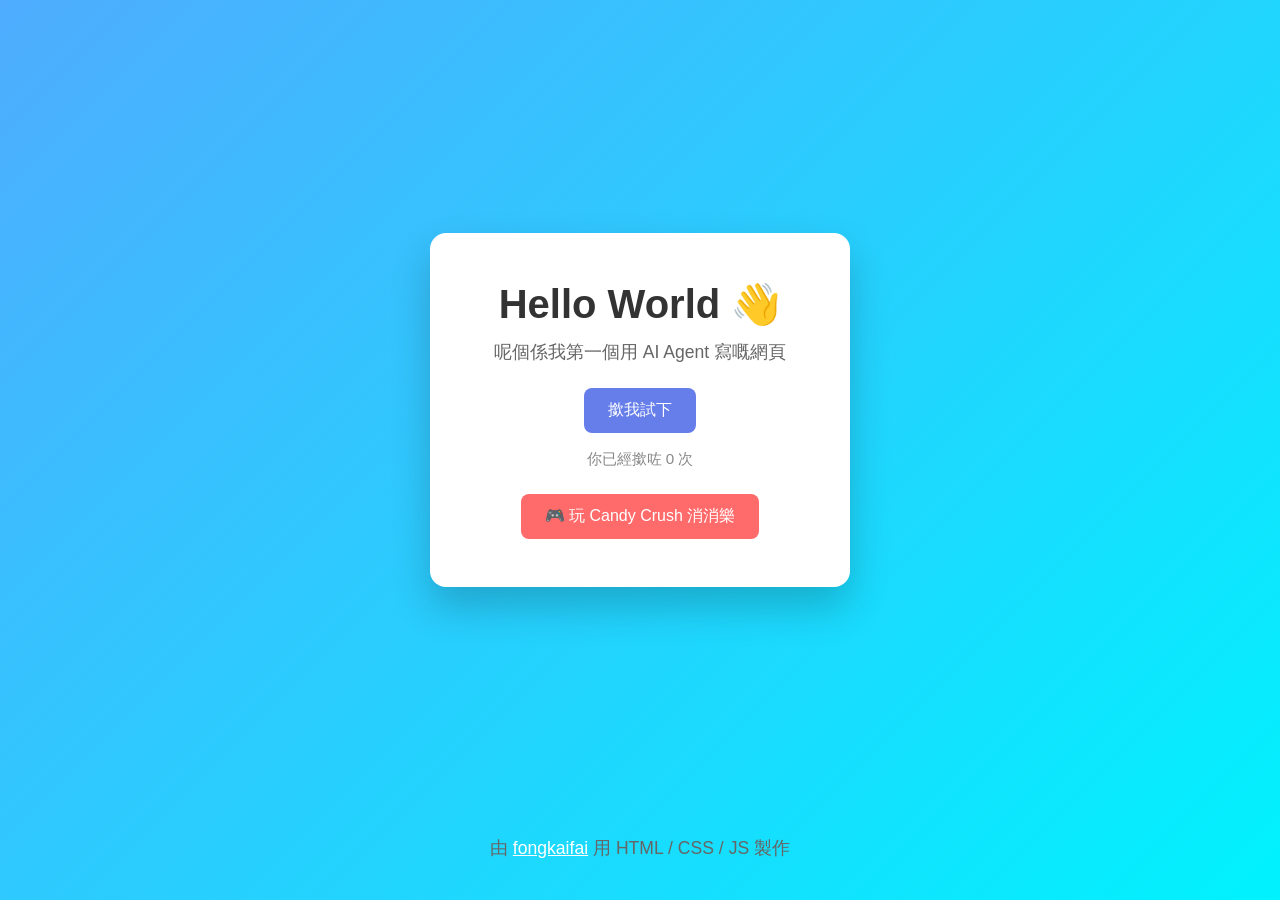
<file: index.html>
<!DOCTYPE html>
<html lang="zh-Hant">
<head>
  <meta charset="UTF-8">
  <meta name="viewport" content="width=device-width, initial-scale=1.0">
  <title>Hello World</title>
  <link rel="stylesheet" href="style.css?v=3">
</head>
<body>
  <main class="card">
    <h1 id="greeting">Hello World 👋</h1>
    <p id="subtitle">呢個係我第一個用 AI Agent 寫嘅網頁</p>
    <button id="btn">撳我試下</button>
    <p id="count">你已經撳咗 0 次</p>
    <a href="game.html" class="game-link">🎮 玩 Candy Crush 消消樂</a>
  </main>

  <footer>
    <p>由 <a href="https://github.com/fongkaifai" target="_blank" rel="noopener">fongkaifai</a> 用 HTML / CSS / JS 製作</p>
  </footer>

  <script src="script.js?v=2"></script>
</body>
</html>
</file>
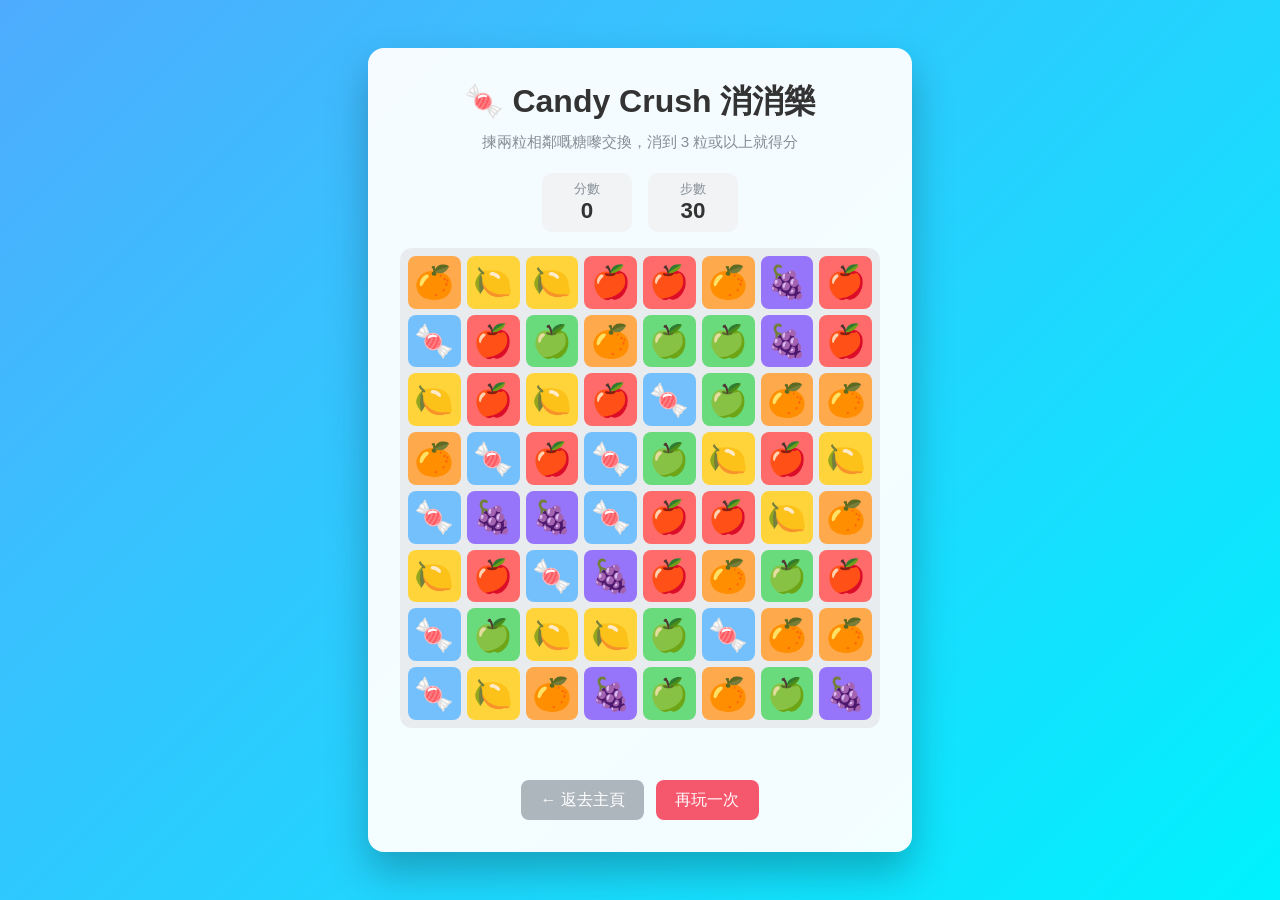
<file: game.html>
<!DOCTYPE html>
<html lang="zh-Hant">
<head>
  <meta charset="UTF-8">
  <meta name="viewport" content="width=device-width, initial-scale=1.0">
  <title>Candy Crush 消消樂</title>
  <link rel="stylesheet" href="game.css?v=2">
</head>
<body>
  <main class="game-wrap">
    <h1>🍬 Candy Crush 消消樂</h1>
    <p class="subtitle">揀兩粒相鄰嘅糖嚟交換，消到 3 粒或以上就得分</p>

    <div class="hud">
      <div class="stat"><span>分數</span><strong id="score">0</strong></div>
      <div class="stat"><span>步數</span><strong id="moves">30</strong></div>
    </div>

    <div id="board" class="board"></div>
    <p id="message" class="message"></p>

    <div class="actions">
      <a href="index.html" class="btn ghost">← 返去主頁</a>
      <button id="restart" class="btn">再玩一次</button>
    </div>
  </main>

  <script src="game.js?v=1"></script>
</body>
</html>
</file>
<file: style.css>
* {
  box-sizing: border-box;
  margin: 0;
  padding: 0;
}

body {
  font-family: "Segoe UI", "Microsoft JhengHei", sans-serif;
  min-height: 100vh;
  display: flex;
  flex-direction: column;
  align-items: center;
  background: linear-gradient(135deg, #4facfe 0%, #00f2fe 100%);
}

.card {
  margin: auto;
  background: #ffffff;
  padding: 3rem 4rem;
  border-radius: 16px;
  text-align: center;
  box-shadow: 0 20px 40px rgba(0, 0, 0, 0.2);
}

h1 {
  font-size: 2.5rem;
  color: #333;
  margin-bottom: 0.75rem;
}

p {
  font-size: 1.1rem;
  color: #666;
  margin-bottom: 1.5rem;
}

button {
  font-size: 1rem;
  padding: 0.75rem 1.5rem;
  border: none;
  border-radius: 8px;
  background: #667eea;
  color: #fff;
  cursor: pointer;
  transition: background 0.2s ease;
}

button:hover {
  background: #5a67d8;
}

#count {
  font-size: 0.95rem;
  color: #888;
  margin-top: 1rem;
  margin-bottom: 0;
}

.game-link {
  display: inline-block;
  margin-top: 1.5rem;
  font-size: 1rem;
  padding: 0.75rem 1.5rem;
  border: none;
  border-radius: 8px;
  background: #ff6b6b;
  color: #fff;
  text-decoration: none;
  cursor: pointer;
  transition: background 0.2s ease;
}

.game-link:hover {
  background: #fa5252;
}

footer {
  width: 100%;
  padding: 1rem;
  text-align: center;
  color: rgba(255, 255, 255, 0.85);
  font-size: 0.9rem;
}

footer a {
  color: #fff;
  text-decoration: underline;
}
</file>
<file: game.css>
* {
  box-sizing: border-box;
  margin: 0;
  padding: 0;
}

body {
  font-family: "Segoe UI", "Microsoft JhengHei", sans-serif;
  min-height: 100vh;
  display: flex;
  align-items: center;
  justify-content: center;
  background: linear-gradient(135deg, #4facfe 0%, #00f2fe 100%);
  padding: 1rem;
}

.game-wrap {
  background: rgba(255, 255, 255, 0.95);
  padding: 2rem;
  border-radius: 16px;
  text-align: center;
  box-shadow: 0 20px 40px rgba(0, 0, 0, 0.25);
}

h1 {
  font-size: 2rem;
  color: #333;
  margin-bottom: 0.5rem;
}

.subtitle {
  font-size: 0.95rem;
  color: #868e96;
  margin-bottom: 1.25rem;
}

.hud {
  display: flex;
  gap: 1rem;
  justify-content: center;
  margin-bottom: 1rem;
}

.stat {
  background: #f1f3f5;
  padding: 0.5rem 1.5rem;
  border-radius: 10px;
  min-width: 90px;
}

.stat span {
  display: block;
  font-size: 0.8rem;
  color: #868e96;
}

.stat strong {
  font-size: 1.4rem;
  color: #333;
}

.board {
  display: grid;
  grid-template-columns: repeat(8, 1fr);
  gap: 6px;
  margin: 0 auto 1rem;
  width: min(92vw, 480px);
  background: #e9ecef;
  padding: 8px;
  border-radius: 12px;
}

.cell {
  aspect-ratio: 1;
  display: flex;
  align-items: center;
  justify-content: center;
  font-size: clamp(1.2rem, 5vw, 2rem);
  border-radius: 8px;
  cursor: pointer;
  user-select: none;
  transition: transform 0.1s ease;
}

.cell.selected {
  outline: 3px solid #212529;
  transform: scale(0.9);
}

.cell.empty {
  background: #dee2e6;
}

.cell.pop {
  animation: pop 0.25s ease forwards;
}

@keyframes pop {
  0% {
    transform: scale(1);
  }
  50% {
    transform: scale(1.25);
  }
  100% {
    transform: scale(0);
    opacity: 0;
  }
}

.message {
  min-height: 1.5rem;
  color: #e03131;
  font-weight: bold;
  margin-bottom: 0.75rem;
}

.actions {
  display: flex;
  gap: 0.75rem;
  justify-content: center;
}

.btn {
  font-size: 1rem;
  padding: 0.6rem 1.2rem;
  border: none;
  border-radius: 8px;
  background: #f5576c;
  color: #fff;
  cursor: pointer;
  text-decoration: none;
  display: inline-block;
  transition: background 0.2s ease;
}

.btn:hover {
  background: #e64980;
}

.btn.ghost {
  background: #adb5bd;
}

.btn.ghost:hover {
  background: #868e96;
}
</file>
